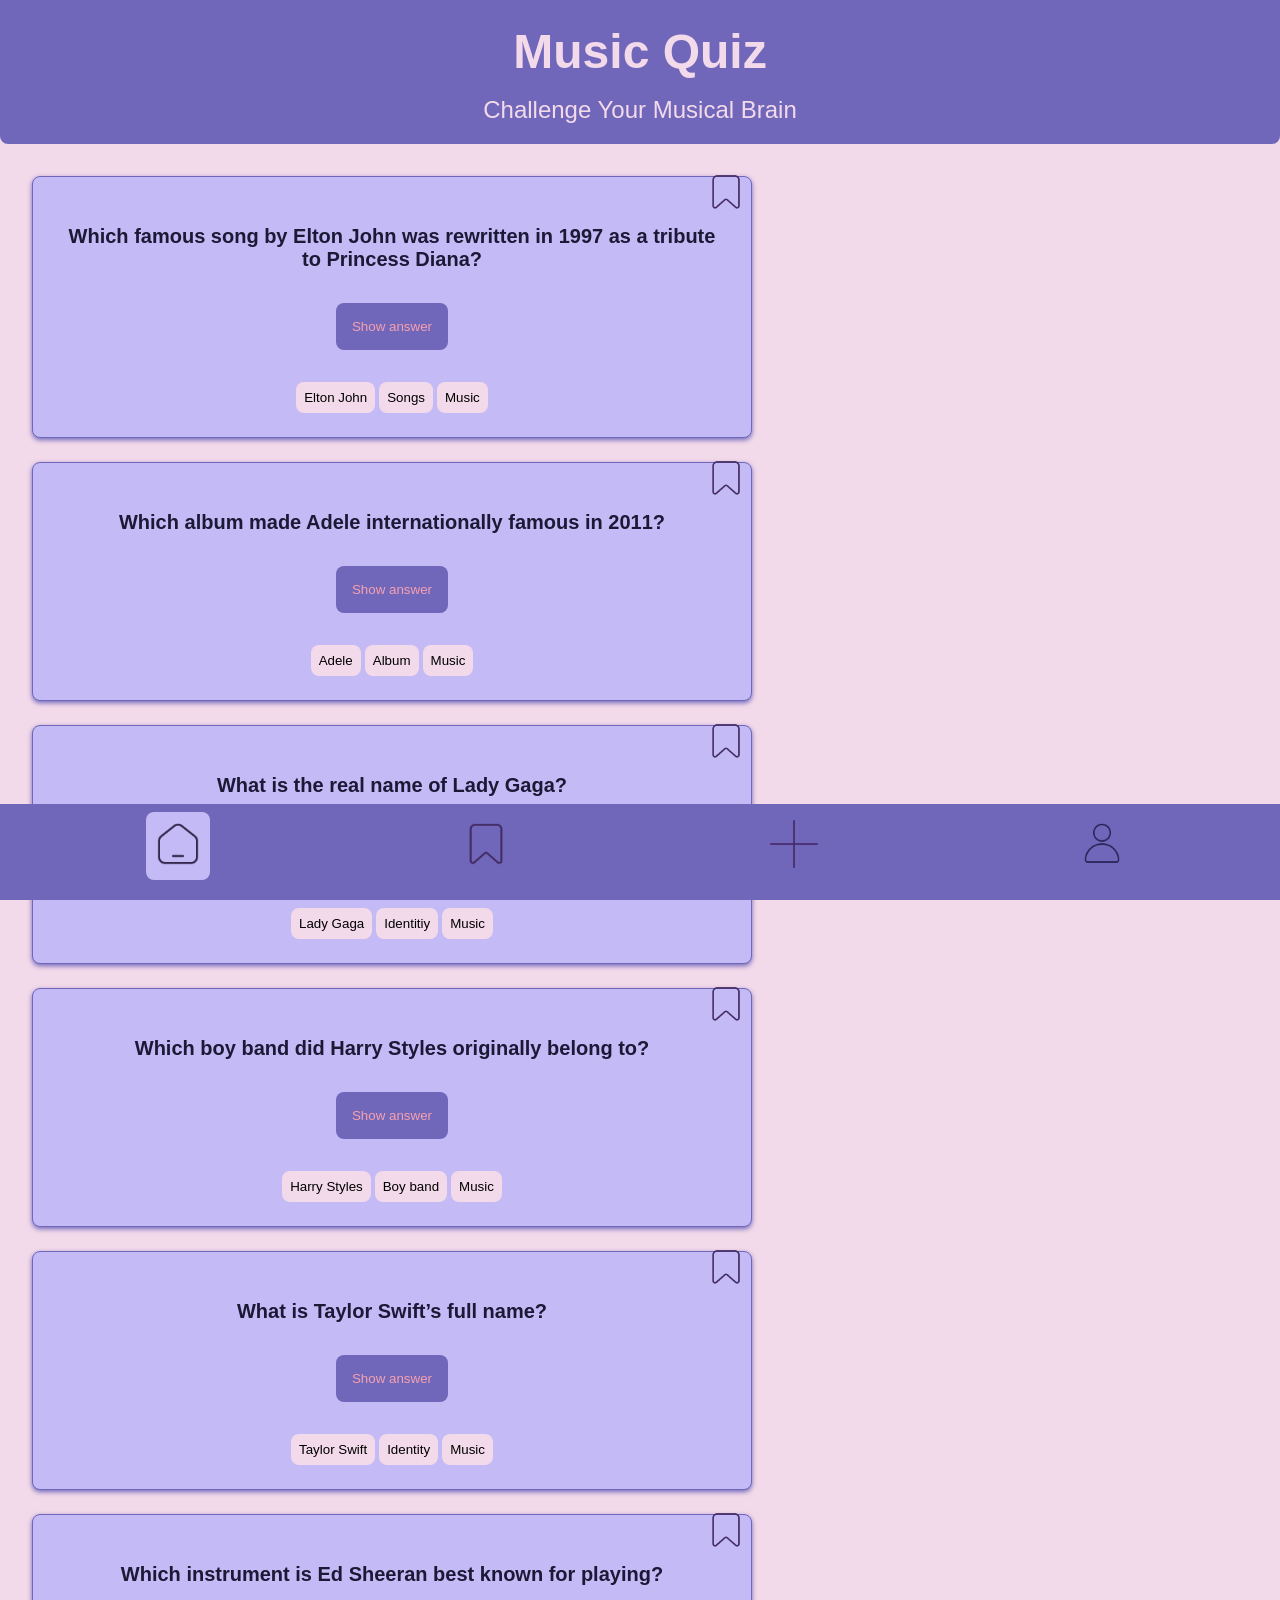
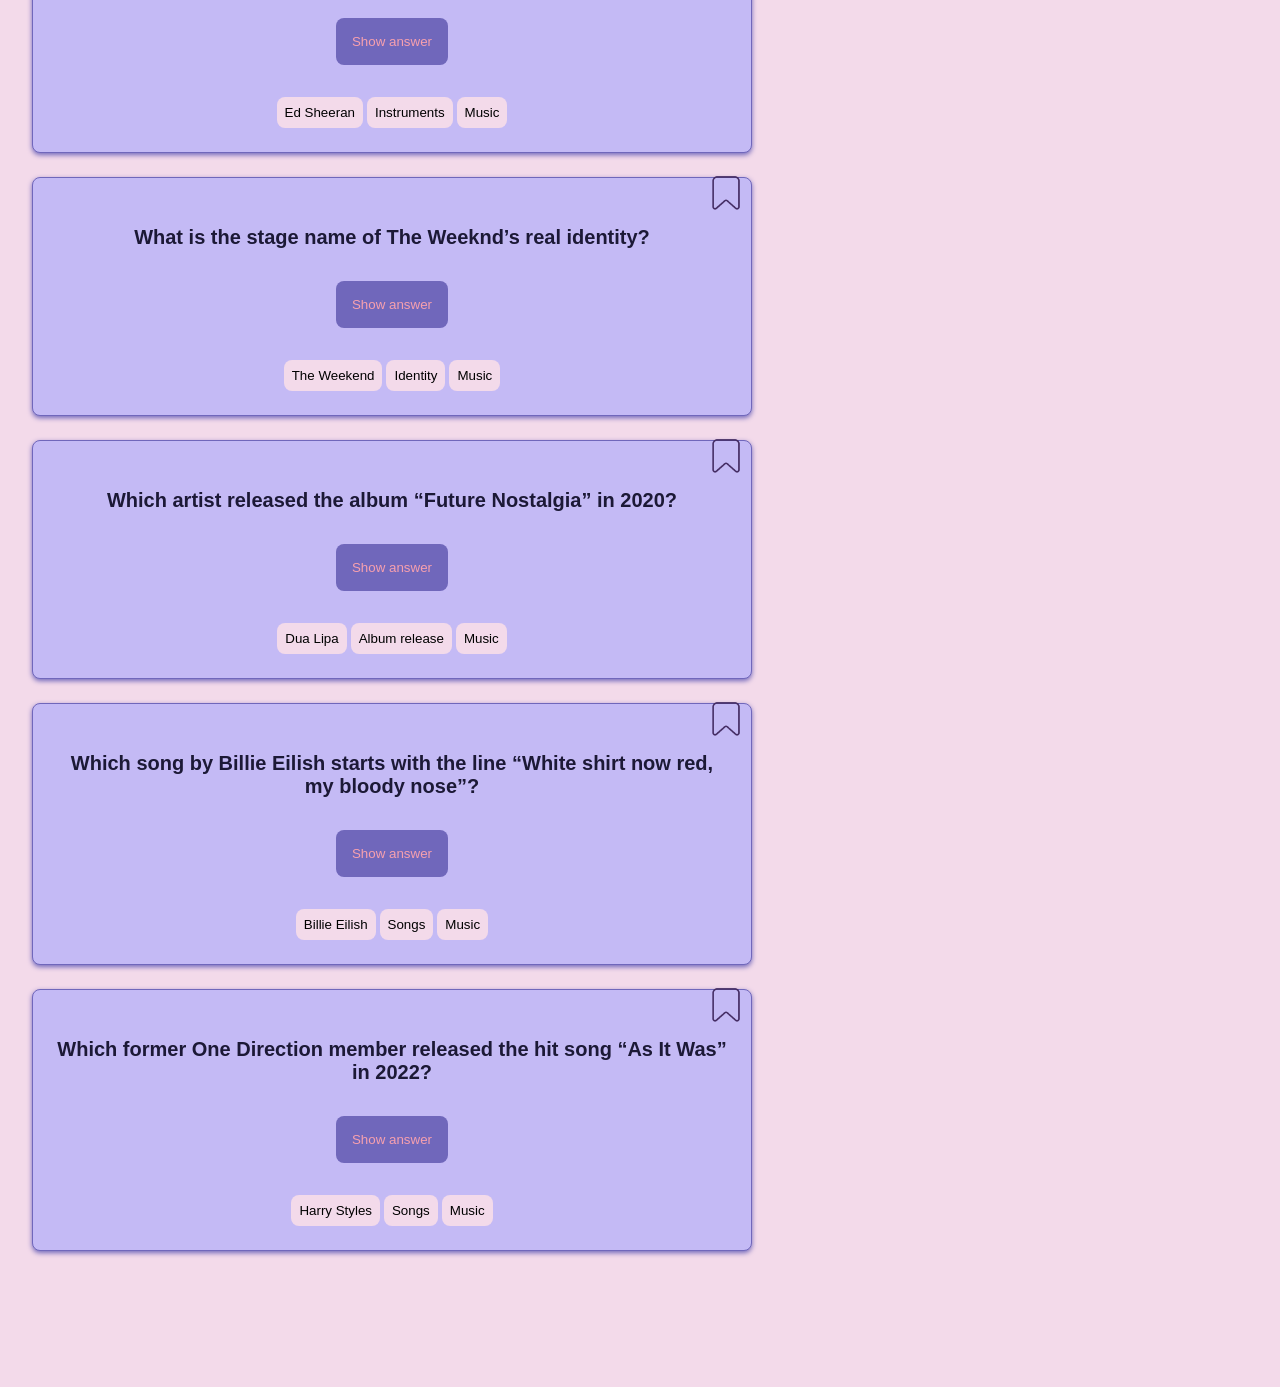
<file: index.html>
<!doctype html>
<html lang="en">
  <head>
    <meta charset="utf-8" />
    <meta
      name="viewport"
      content="width=device-width, initial-scale=1, shrink-to-fit=no"
    />
    <link rel="icon" href="./assets/music_violet.png" type="music-note-icon" />
    <title>Music Quiz</title>
    <link rel="stylesheet" href="./styles.css" />
    <script src="./index.js" defer></script>
  </head>

  <body>
    <header class="header">
      <h1 class="header__title">Music Quiz</h1>
      <h2 class="header__subtitle">Challenge Your Musical Brain</h2>
    </header>

    <main class="main-content">
      <ul class="question-card__list" data-js="card-container">
        <article class="question-card" data-js="question-card">
          <img
            class="question-card__bookmark"
            src="./assets/ribbon_dark.png"
            alt="bookmark__disco-ball"
            data-js="question-card__bookmark"
          />
          <h3 class="question-card__question" data-js="question-card__question">
            Which famous song by Elton John was rewritten in 1997 as a tribute
            to Princess Diana?
          </h3>
          <p
            class="question-card__answer hidden"
            data-js="question-card__answer"
          >
            Candle in the Wind
          </p>
          <button class="answer-button" data-js="answer-button">
            Show answer
          </button>
          <ul class="category-list" data-js="category-list">
            <li><button class="category">Elton John</button></li>
            <li><button class="category">Songs</button></li>
            <li><button class="category">Music</button></li>
          </ul>
        </article>

        <article class="question-card">
          <img
            class="question-card__bookmark"
            src="./assets/ribbon_dark.png"
            alt="bookmark__disco-ball"
            data-js="question-card__bookmark"
          />
          <h3 class="question-card__question" data-js="question-card__question">
            Which album made Adele internationally famous in 2011?
          </h3>
          <p
            class="question-card__answer hidden"
            data-js="question-card__answer"
          >
            21
          </p>
          <button class="answer-button" data-js="answer-button">
            Show answer
          </button>
          <ul class="category-list" data-js="category-list">
            <li><button class="category">Adele</button></li>
            <li><button class="category">Album</button></li>
            <li><button class="category">Music</button></li>
          </ul>
        </article>

        <article class="question-card">
          <img
            class="question-card__bookmark"
            src="./assets/ribbon_dark.png"
            alt="bookmark__disco-ball"
            data-js="question-card__bookmark"
          />
          <h3 class="question-card__question" data-js="question-card__question">
            What is the real name of Lady Gaga?
          </h3>
          <p
            class="question-card__answer hidden"
            data-js="question-card__answer"
          >
            Stefani Joanne Angelina Germanotta
          </p>
          <button class="answer-button" data-js="answer-button">
            Show answer
          </button>
          <ul class="category-list" data-js="category-list">
            <li><button class="category">Lady Gaga</button></li>
            <li><button class="category">Identitiy</button></li>
            <li><button class="category">Music</button></li>
          </ul>
        </article>

        <article class="question-card">
          <img
            class="question-card__bookmark"
            src="./assets/ribbon_dark.png"
            alt="bookmark__disco-ball"
            data-js="question-card__bookmark"
          />
          <h3 class="question-card__question" data-js="question-card__question">
            Which boy band did Harry Styles originally belong to?
          </h3>
          <p
            class="question-card__answer hidden"
            data-js="question-card__answer"
          >
            One Direction
          </p>
          <button class="answer-button" data-js="answer-button">
            Show answer
          </button>
          <ul class="category-list" data-js="category-list">
            <li><button class="category">Harry Styles</button></li>
            <li><button class="category">Boy band</button></li>
            <li><button class="category">Music</button></li>
          </ul>
        </article>

        <article class="question-card">
          <img
            class="question-card__bookmark"
            src="./assets/ribbon_dark.png"
            alt="bookmark__disco-ball"
            data-js="question-card__bookmark"
          />
          <h3 class="question-card__question" data-js="question-card__question">
            What is Taylor Swift’s full name?
          </h3>
          <p
            class="question-card__answer hidden"
            data-js="question-card__answer"
          >
            Taylor Alison Swift
          </p>
          <button class="answer-button" data-js="answer-button">
            Show answer
          </button>
          <ul class="category-list" data-js="category-list">
            <li><button class="category">Taylor Swift</button></li>
            <li><button class="category">Identity</button></li>
            <li><button class="category">Music</button></li>
          </ul>
        </article>

        <article class="question-card">
          <img
            class="question-card__bookmark"
            src="./assets/ribbon_dark.png"
            alt="bookmark__disco-ball"
            data-js="question-card__bookmark"
          />
          <h3 class="question-card__question" data-js="question-card__question">
            Which instrument is Ed Sheeran best known for playing?
          </h3>
          <p
            class="question-card__answer hidden"
            data-js="question-card__answer"
          >
            Guitar
          </p>
          <button class="answer-button" data-js="answer-button">
            Show answer
          </button>
          <ul class="category-list" data-js="category-list">
            <li><button class="category">Ed Sheeran</button></li>
            <li><button class="category">Instruments</button></li>
            <li><button class="category">Music</button></li>
          </ul>
        </article>

        <article class="question-card">
          <img
            class="question-card__bookmark"
            src="./assets/ribbon_dark.png"
            alt="bookmark__disco-ball"
            data-js="question-card__bookmark"
          />
          <h3 class="question-card__question" data-js="question-card__question">
            What is the stage name of The Weeknd’s real identity?
          </h3>
          <p
            class="question-card__answer hidden"
            data-js="question-card__answer"
          >
            Abel Makkonen Tesfaye
          </p>
          <button class="answer-button" data-js="answer-button">
            Show answer
          </button>
          <ul class="category-list" data-js="category-list">
            <li><button class="category">The Weekend</button></li>
            <li><button class="category">Identity</button></li>
            <li><button class="category">Music</button></li>
          </ul>
        </article>

        <article class="question-card">
          <img
            class="question-card__bookmark"
            src="./assets/ribbon_dark.png"
            alt="bookmark__disco-ball"
            data-js="question-card__bookmark"
          />
          <h3 class="question-card__question" data-js="question-card__question">
            Which artist released the album “Future Nostalgia” in 2020?
          </h3>
          <p
            class="question-card__answer hidden"
            data-js="question-card__answer"
          >
            Dua Lipa
          </p>
          <button class="answer-button" data-js="answer-button">
            Show answer
          </button>
          <ul class="category-list" data-js="category-list">
            <li><button class="category">Dua Lipa</button></li>
            <li><button class="category">Album release</button></li>
            <li><button class="category">Music</button></li>
          </ul>
        </article>

        <article class="question-card">
          <img
            class="question-card__bookmark"
            src="./assets/ribbon_dark.png"
            alt="bookmark__disco-ball"
            data-js="question-card__bookmark"
          />
          <h3 class="question-card__question" data-js="question-card__question">
            Which song by Billie Eilish starts with the line “White shirt now
            red, my bloody nose”?
          </h3>
          <p
            class="question-card__answer hidden"
            data-js="question-card__answer"
          >
            Bad Guy
          </p>
          <button class="answer-button" data-js="answer-button">
            Show answer
          </button>
          <ul class="category-list" data-js="category-list">
            <li><button class="category">Billie Eilish</button></li>
            <li><button class="category">Songs</button></li>
            <li><button class="category">Music</button></li>
          </ul>
        </article>

        <article class="question-card">
          <img
            class="question-card__bookmark"
            src="./assets/ribbon_dark.png"
            alt="bookmark__disco-ball"
            data-js="question-card__bookmark"
          />
          <h3 class="question-card__question" data-js="question-card__question">
            Which former One Direction member released the hit song “As It Was”
            in 2022?
          </h3>
          <p
            class="question-card__answer hidden"
            data-js="question-card__answer"
          >
            Harry Styles
          </p>
          <button class="answer-button" data-js="answer-button">
            Show answer
          </button>
          <ul class="category-list" data-js="category-list">
            <li><button class="category">Harry Styles</button></li>
            <li><button class="category">Songs</button></li>
            <li><button class="category">Music</button></li>
          </ul>
        </article>
      </ul>

      <nav class="navbar" data-js="nav">
        <ul class="nav-links">
          <li class="nav-icon--active">
            <a href="index.html">
              <img src="./assets/home.png" alt="homepage" />
            </a>
          </li>
          <li class="nav-icon">
            <a href="bookmarks.html">
              <img src="./assets/ribbon_dark.png" alt="bookmarks" />
            </a>
          </li>
          <li class="nav-icon">
            <a href="form.html">
              <img src="./assets/add.png" alt="added-questions" />
            </a>
          </li>
          <li class="nav-icon">
            <a href="profile.html">
              <img src="./assets/user-avatar.png" alt="profile" />
            </a>
          </li>
        </ul>
        <div class="progress-bar" data-js="progress-bar"></div>
      </nav>
    </main>
  </body>
</html>
</file>
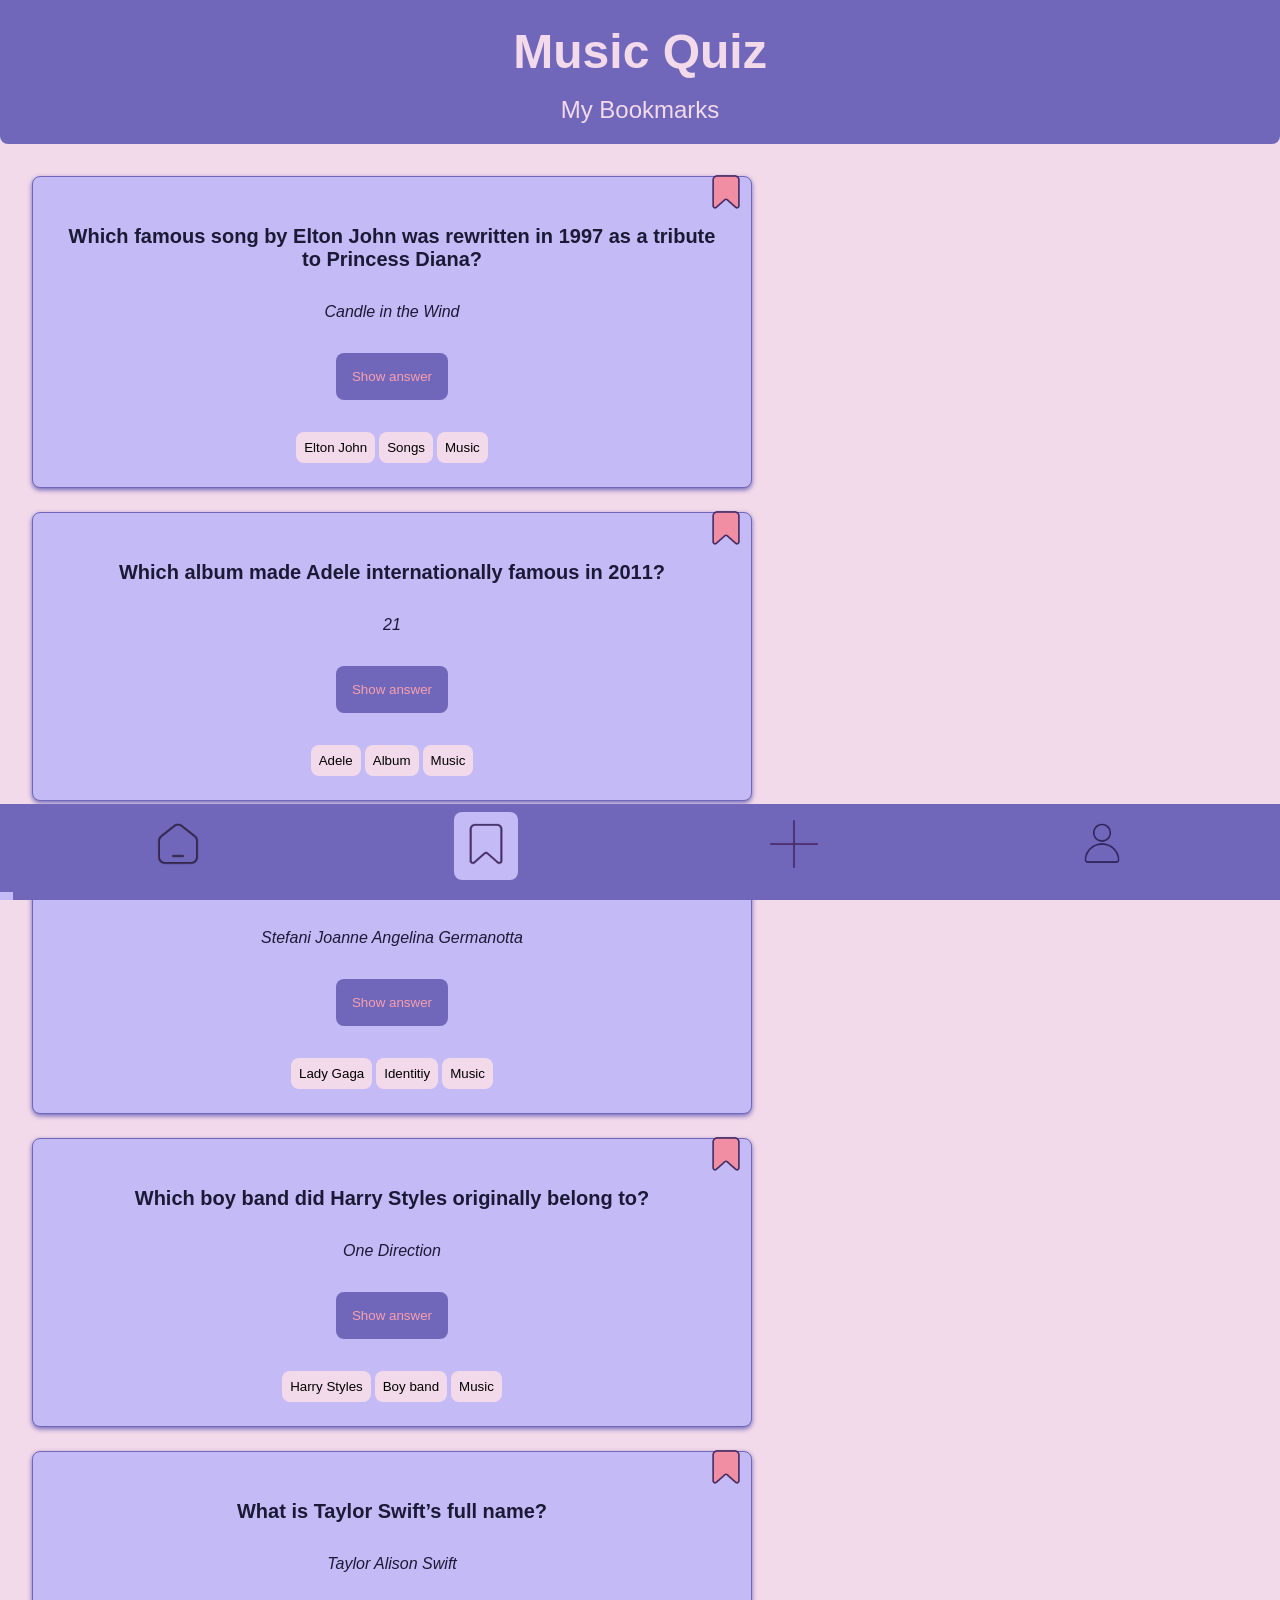
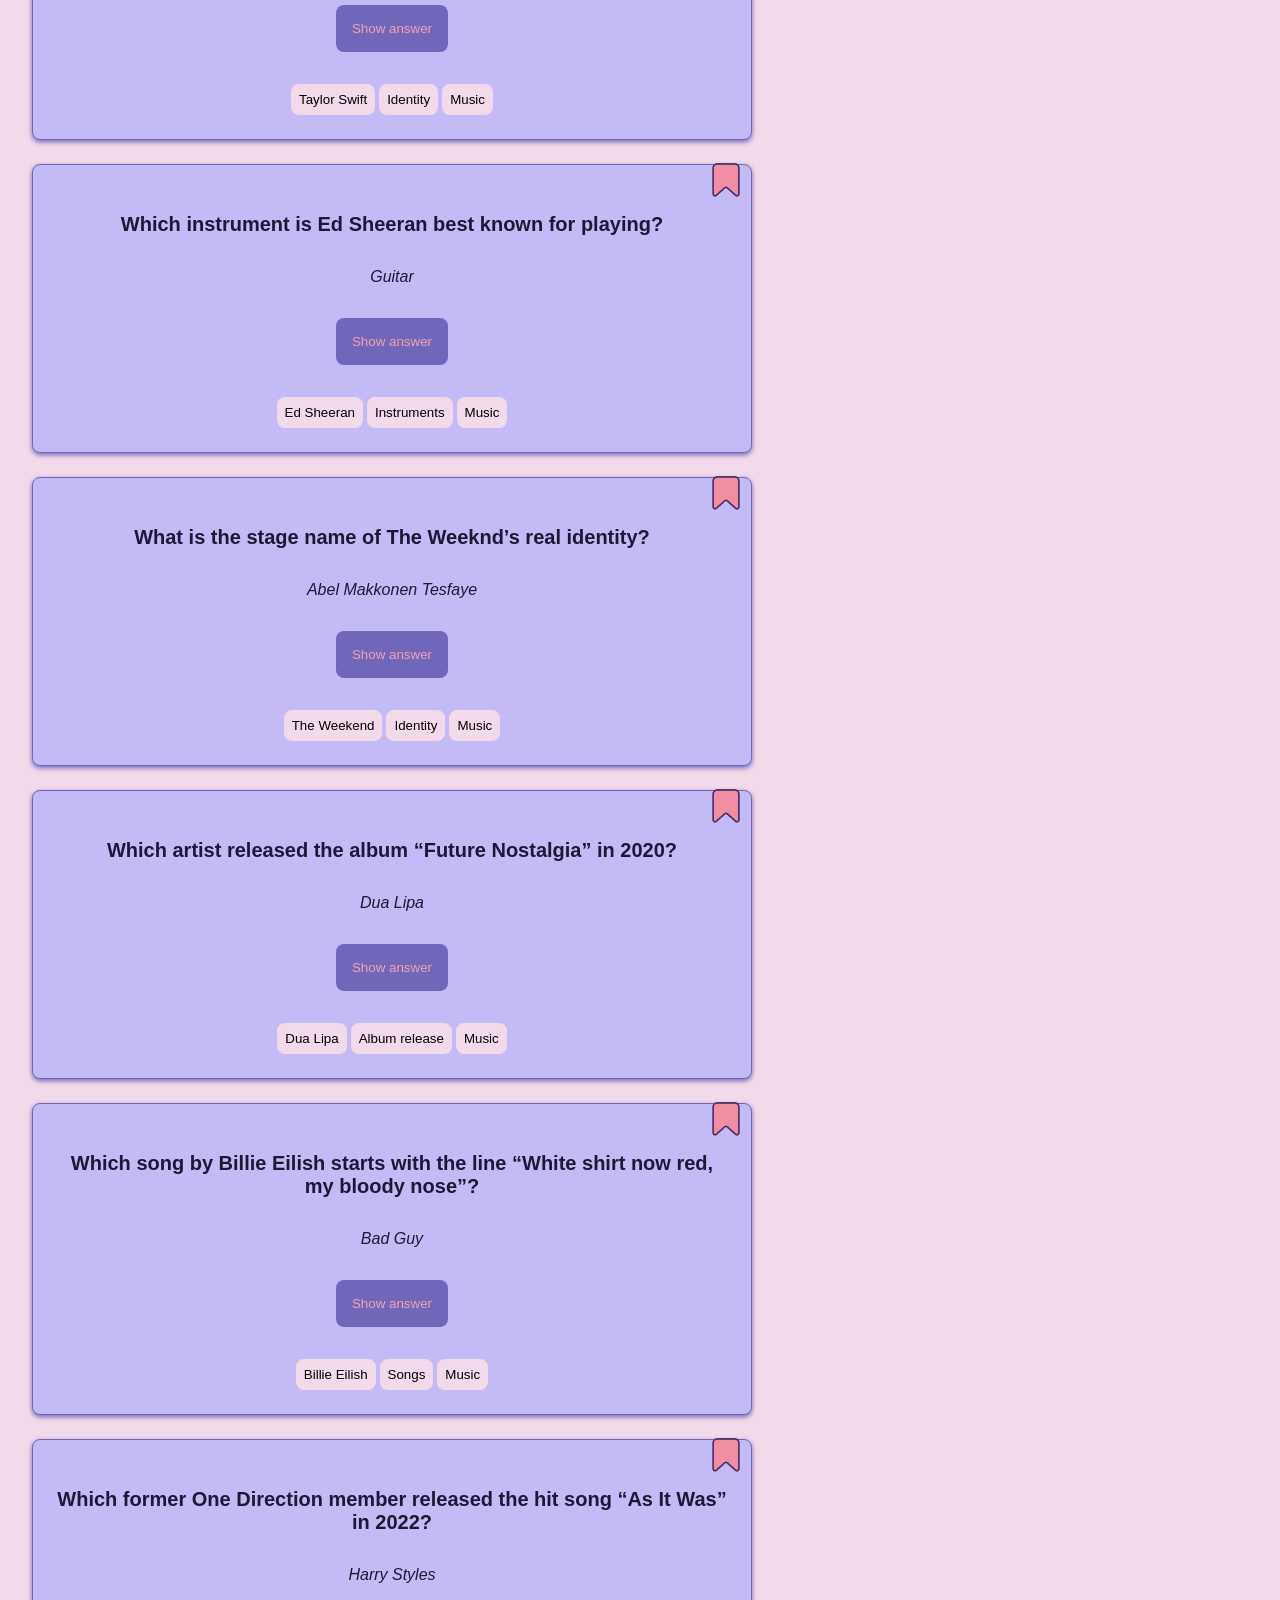
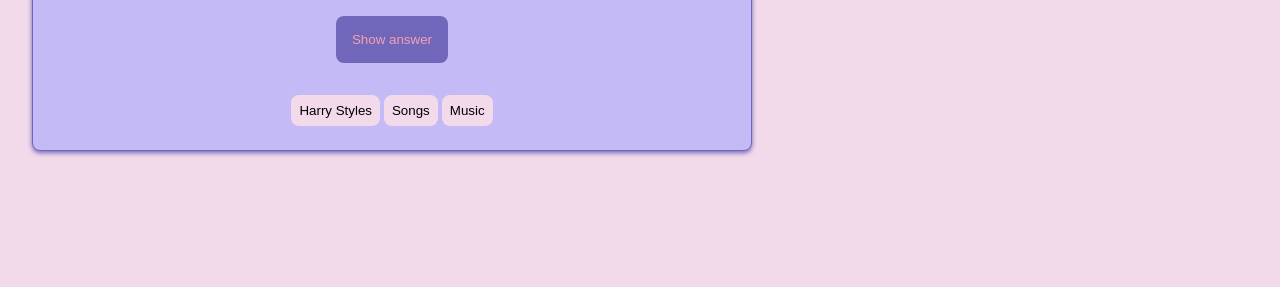
<file: bookmarks.html>
<!doctype html>
<html lang="en">
  <head>
    <meta charset="utf-8" />
    <meta
      name="viewport"
      content="width=device-width, initial-scale=1, shrink-to-fit=no"
    />
    <link rel="icon" href="./assets/music_violet.png" type="music-note-icon" />
    <title>Music Quiz</title>
    <link rel="stylesheet" href="./styles.css" />
    <script src="./index.js" defer></script>
  </head>

  <body>
    <header class="header">
      <h1 class="header__title">Music Quiz</h1>
      <h2 class="header__subtitle">My Bookmarks</h2>
    </header>

    <main class="main-content">
      <ul class="question-card__list">
        <article class="question-card">
          <img
            class="question-card__bookmark"
            src="./assets/ribbon_active_salmon_dark.png"
            alt="bookmark__ribbon-dark"
          />
          <h3 class="question-card__question">
            Which famous song by Elton John was rewritten in 1997 as a tribute
            to Princess Diana?
          </h3>
          <p class="question-card__answer" data-js="question-card__answer">
            Candle in the Wind
          </p>
          <button class="answer-button" data-js="answer-button">
            Show answer
          </button>
          <ul class="category-list">
            <li><button class="category">Elton John</button></li>
            <li><button class="category">Songs</button></li>
            <li><button class="category">Music</button></li>
          </ul>
        </article>

        <article class="question-card">
          <img
            class="question-card__bookmark"
            src="./assets/ribbon_active_salmon_dark.png"
            alt="bookmark__ribbon-dark"
          />
          <h3 class="question-card__question">
            Which album made Adele internationally famous in 2011?
          </h3>
          <p class="question-card__answer">21</p>
          <button class="answer-button">Show answer</button>
          <ul class="category-list">
            <li><button class="category">Adele</button></li>
            <li><button class="category">Album</button></li>
            <li><button class="category">Music</button></li>
          </ul>
        </article>

        <article class="question-card">
          <img
            class="question-card__bookmark"
            src="./assets/ribbon_active_salmon_dark.png"
            alt="bookmark__disco-ball"
          />
          <h3 class="question-card__question">
            What is the real name of Lady Gaga?
          </h3>
          <p class="question-card__answer">
            Stefani Joanne Angelina Germanotta
          </p>
          <button class="answer-button">Show answer</button>
          <ul class="category-list">
            <li><button class="category">Lady Gaga</button></li>
            <li><button class="category">Identitiy</button></li>
            <li><button class="category">Music</button></li>
          </ul>
        </article>

        <article class="question-card">
          <img
            class="question-card__bookmark"
            src="./assets/ribbon_active_salmon_dark.png"
            alt="bookmark__disco-ball"
          />
          <h3 class="question-card__question">
            Which boy band did Harry Styles originally belong to?
          </h3>
          <p class="question-card__answer">One Direction</p>
          <button class="answer-button">Show answer</button>
          <ul class="category-list">
            <li><button class="category">Harry Styles</button></li>
            <li><button class="category">Boy band</button></li>
            <li><button class="category">Music</button></li>
          </ul>
        </article>

        <article class="question-card">
          <img
            class="question-card__bookmark"
            src="./assets/ribbon_active_salmon_dark.png"
            alt="bookmark__disco-ball"
          />
          <h3 class="question-card__question">
            What is Taylor Swift’s full name?
          </h3>
          <p class="question-card__answer">Taylor Alison Swift</p>
          <button class="answer-button">Show answer</button>
          <ul class="category-list">
            <li><button class="category">Taylor Swift</button></li>
            <li><button class="category">Identity</button></li>
            <li><button class="category">Music</button></li>
          </ul>
        </article>

        <article class="question-card">
          <img
            class="question-card__bookmark"
            src="./assets/ribbon_active_salmon_dark.png"
            alt="bookmark__disco-ball"
          />
          <h3 class="question-card__question">
            Which instrument is Ed Sheeran best known for playing?
          </h3>
          <p class="question-card__answer">Guitar</p>
          <button class="answer-button">Show answer</button>
          <ul class="category-list">
            <li><button class="category">Ed Sheeran</button></li>
            <li><button class="category">Instruments</button></li>
            <li><button class="category">Music</button></li>
          </ul>
        </article>

        <article class="question-card">
          <img
            class="question-card__bookmark"
            src="./assets/ribbon_active_salmon_dark.png"
            alt="bookmark__disco-ball"
          />
          <h3 class="question-card__question">
            What is the stage name of The Weeknd’s real identity?
          </h3>
          <p class="question-card__answer">Abel Makkonen Tesfaye</p>
          <button class="answer-button">Show answer</button>
          <ul class="category-list">
            <li><button class="category">The Weekend</button></li>
            <li><button class="category">Identity</button></li>
            <li><button class="category">Music</button></li>
          </ul>
        </article>

        <article class="question-card">
          <img
            class="question-card__bookmark"
            src="./assets/ribbon_active_salmon_dark.png"
            alt="bookmark__disco-ball"
          />
          <h3 class="question-card__question">
            Which artist released the album “Future Nostalgia” in 2020?
          </h3>
          <p class="question-card__answer">Dua Lipa</p>
          <button class="answer-button">Show answer</button>
          <ul class="category-list">
            <li><button class="category">Dua Lipa</button></li>
            <li><button class="category">Album release</button></li>
            <li><button class="category">Music</button></li>
          </ul>
        </article>

        <article class="question-card">
          <img
            class="question-card__bookmark"
            src="./assets/ribbon_active_salmon_dark.png"
            alt="bookmark__disco-ball"
          />
          <h3 class="question-card__question">
            Which song by Billie Eilish starts with the line “White shirt now
            red, my bloody nose”?
          </h3>
          <p class="question-card__answer">Bad Guy</p>
          <button class="answer-button">Show answer</button>
          <ul class="category-list">
            <li><button class="category">Billie Eilish</button></li>
            <li><button class="category">Songs</button></li>
            <li><button class="category">Music</button></li>
          </ul>
        </article>

        <article class="question-card">
          <img
            class="question-card__bookmark"
            src="./assets/ribbon_active_salmon_dark.png"
            alt="bookmark__disco-ball"
          />
          <h3 class="question-card__question">
            Which former One Direction member released the hit song “As It Was”
            in 2022?
          </h3>
          <p class="question-card__answer">Harry Styles</p>
          <button class="answer-button">Show answer</button>
          <ul class="category-list">
            <li><button class="category">Harry Styles</button></li>
            <li><button class="category">Songs</button></li>
            <li><button class="category">Music</button></li>
          </ul>
        </article>
      </ul>

      <nav class="navbar" data-js="nav">
        <ul class="nav-links">
          <li class="nav-icon">
            <a href="index.html">
              <img src="./assets/home.png" alt="homepage" />
            </a>
          </li>
          <li class="nav-icon--active">
            <a href="bookmarks.html">
              <img src="./assets/ribbon_dark.png" alt="bookmarks" />
            </a>
          </li>
          <li class="nav-icon">
            <a href="form.html">
              <img src="./assets/add.png" alt="added-questions" />
            </a>
          </li>
          <li class="nav-icon">
            <a href="profile.html">
              <img src="./assets/user-avatar.png" alt="profile" />
            </a>
          </li>
        </ul>
        <div class="progress-bar" data-js="progress-bar"></div>
      </nav>
    </main>
  </body>
</html>
</file>
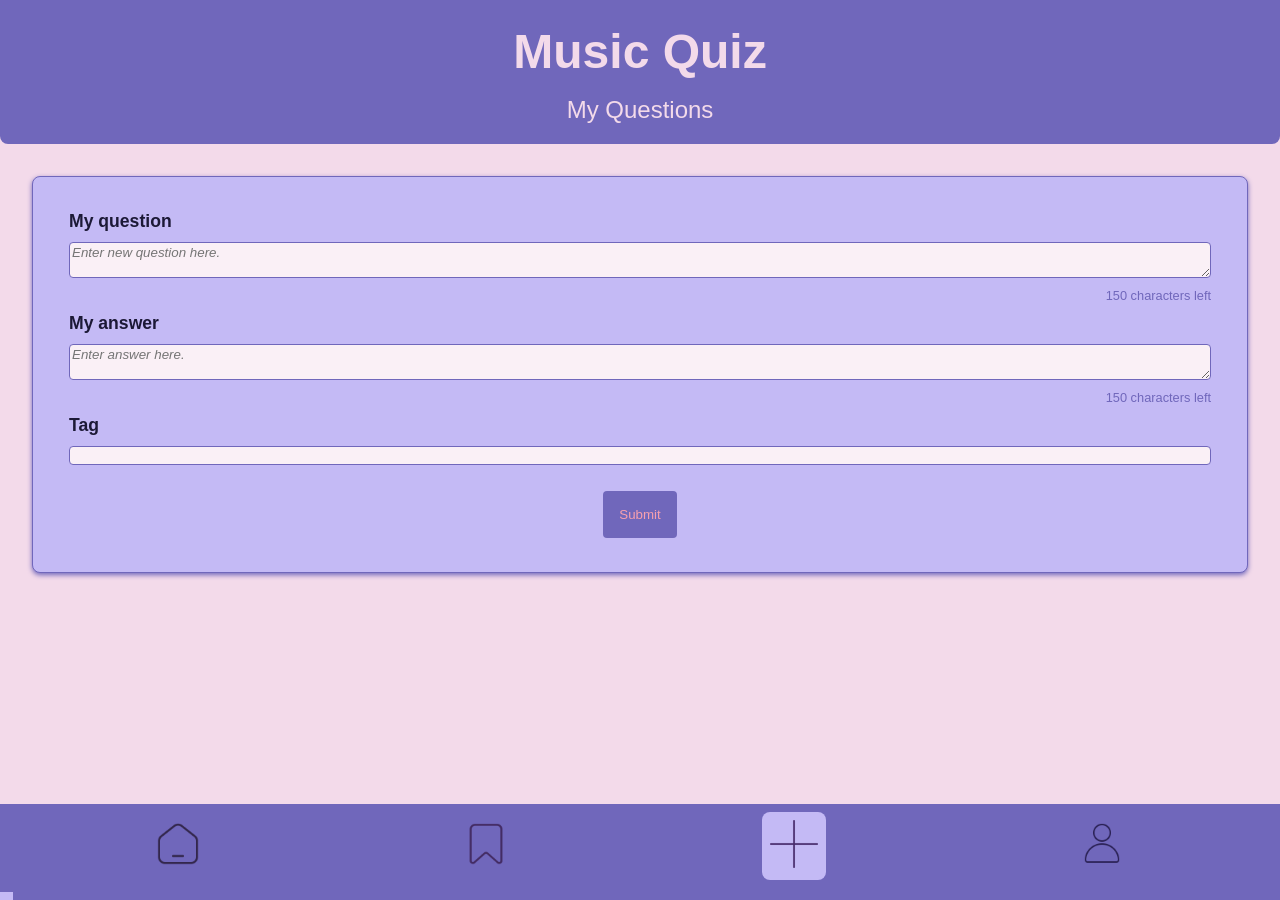
<file: form.html>
<!doctype html>
<html lang="en">
  <head>
    <meta charset="utf-8" />
    <meta
      name="viewport"
      content="width=device-width, initial-scale=1, shrink-to-fit=no"
    />
    <link rel="icon" href="./assets/music_violet.png" type="music-note-icon" />
    <title>Music Quiz</title>
    <link rel="stylesheet" href="./styles.css" />
    <script src="./form.js" defer></script>
  </head>

  <body>
    <header class="header">
      <h1 class="header__title">Music Quiz</h1>
      <h2 class="header__subtitle">My Questions</h2>
    </header>

    <main class="main-content">
      <form data-js="form">
        <fieldset>
          <label for="new-question" data-js="new-question">My question</label>
          <textarea
            type="text"
            name="newQuestion"
            id="new-question"
            placeholder="Enter new question here."
            max="150"
            data-js="new-question-input"
          ></textarea>
          <p class="remaining-characters">
            <span data-js="question-character-count">150</span> characters left
          </p>

          <label for="new-answer">My answer</label>
          <textarea
            type="text"
            name="newAnswer"
            id="new-answer"
            placeholder="Enter answer here."
            max="150"
            data-js="new-answer-input"
          ></textarea>
          <p class="remaining-characters">
            <span data-js="answer-character-count">150</span>
            characters left
          </p>
          <label for="tag">Tag</label>
          <input id="tag" name="newTag" type="text" data-js="new-tag-input" />
          <button class="submit-button" type="submit">Submit</button>
        </fieldset>
      </form>
      <ul class="card-list" data-js="card-container"></ul>
      <nav class="navbar" data-js="nav">
        <ul class="nav-links">
          <li class="nav-icon">
            <a href="index.html">
              <img src="./assets/home.png" alt="homepage" />
            </a>
          </li>
          <li class="nav-icon">
            <a href="bookmarks.html">
              <img src="./assets/ribbon_dark.png" alt="bookmarks" />
            </a>
          </li>
          <li class="nav-icon--active">
            <a href="form.html">
              <img src="./assets/add.png" alt="added-questions" />
            </a>
          </li>
          <li class="nav-icon">
            <a href="profile.html">
              <img src="./assets/user-avatar.png" alt="profile" />
            </a>
          </li>
        </ul>
        <div class="progress-bar" data-js="progress-bar"></div>
      </nav>
    </main>
  </body>
</html>
</file>
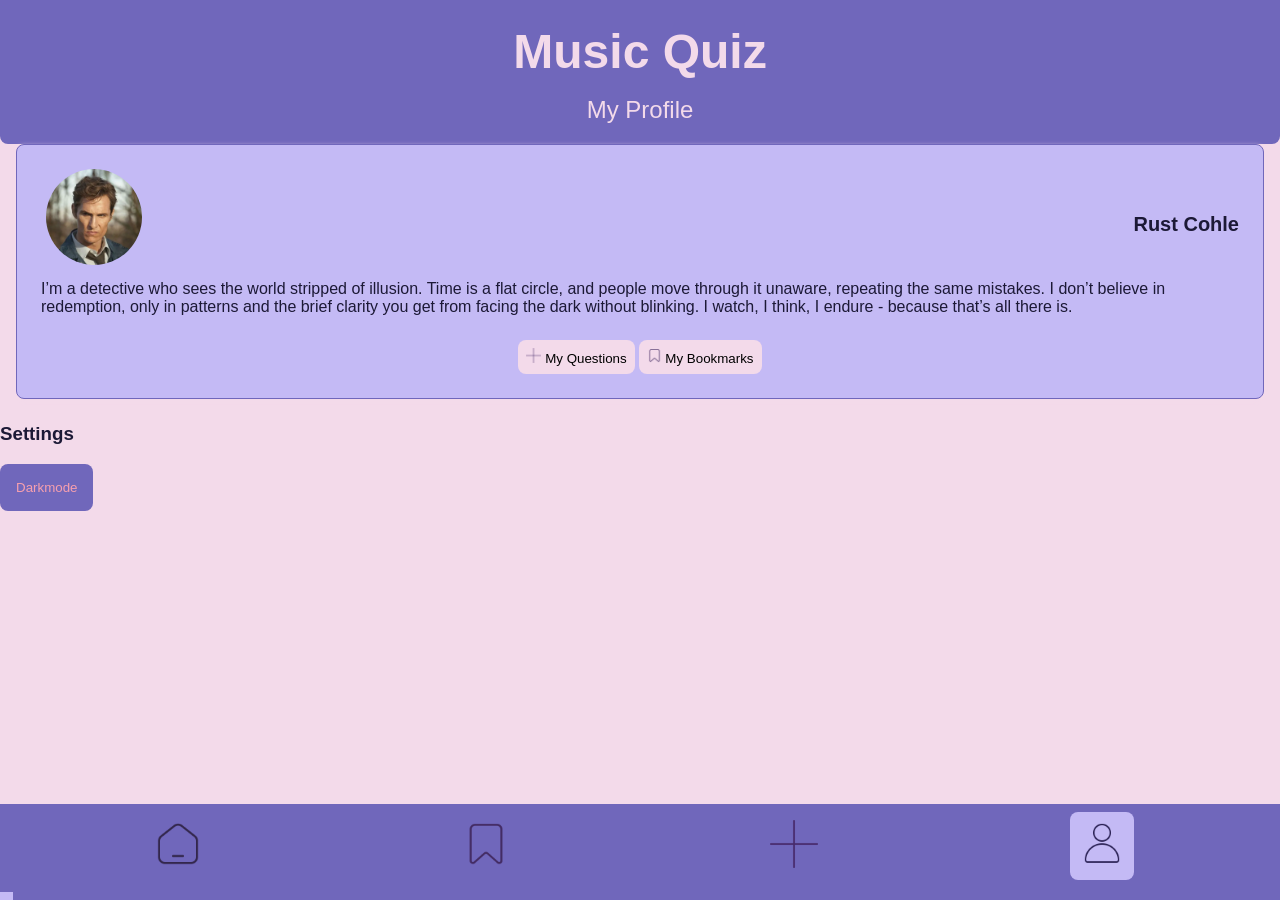
<file: profile.html>
<!doctype html>
<html lang="en">
  <head>
    <meta charset="utf-8" />
    <meta
      name="viewport"
      content="width=device-width, initial-scale=1, shrink-to-fit=no"
    />
    <link rel="icon" href="./assets/music_violet.png" type="music-note-icon" />
    <title>Music Quiz</title>
    <link rel="stylesheet" href="./styles.css" />
    <script src="./index.js" defer></script>
  </head>

  <body>
    <header class="header">
      <h1 class="header__title">Music Quiz</h1>
      <h2 class="header__subtitle">My Profile</h2>
    </header>

    <main class="main-content">
      <article class="profile-card">
        <img
          class="profile-card__picture"
          src="./assets/true_detective_rust_cohle.png"
          alt="profile-picture"
        />
        <h3 class="profile-card__title">Rust Cohle</h3>
        <p class="profile-card__aboute-me">
          I’m a detective who sees the world stripped of illusion. Time is a
          flat circle, and people move through it unaware, repeating the same
          mistakes. I don’t believe in redemption, only in patterns and the
          brief clarity you get from facing the dark without blinking. I watch,
          I think, I endure - because that’s all there is.
        </p>
        <ul class="category-list">
          <li>
            <button class="category">
              <img
                src="./assets/add.png"
                alt="added-questions-icon"
                width="15"
                height="15"
              />
              My Questions
            </button>
          </li>
          <li>
            <button class="category">
              <img
                src="./assets/ribbon_dark.png"
                alt="bookmark-icon"
                width="15"
                height="15"
              />
              My Bookmarks
            </button>
          </li>
        </ul>
      </article>

      <div class="profile-card__settings">
        <h3 class="settings-card__title">Settings</h3>
        <button
          type="button"
          class="dark-mode-button"
          data-js="dark-mode-button"
        >
          Darkmode
        </button>
      </div>

      <nav class="navbar" data-js="nav">
        <ul class="nav-links">
          <li class="nav-icon">
            <a href="index.html">
              <img src="./assets/home.png" alt="homepage" />
            </a>
          </li>
          <li class="nav-icon">
            <a href="bookmarks.html">
              <img src="./assets/ribbon_dark.png" alt="bookmarks" />
            </a>
          </li>
          <li class="nav-icon">
            <a href="form.html">
              <img src="./assets/add.png" alt="added-questions" />
            </a>
          </li>
          <li class="nav-icon--active">
            <a href="profile.html">
              <img src="./assets/user-avatar.png" alt="profile" />
            </a>
          </li>
        </ul>
        <div class="progress-bar" data-js="progress-bar"></div>
      </nav>
    </main>
  </body>
</html>
</file>
<file: styles.css>
@import url("./global.css");
@import url("./header.css");
@import url("./main.css");
@import url("./navigation.css");
@import url("./profile.css");
@import url("./form.css");
</file>
